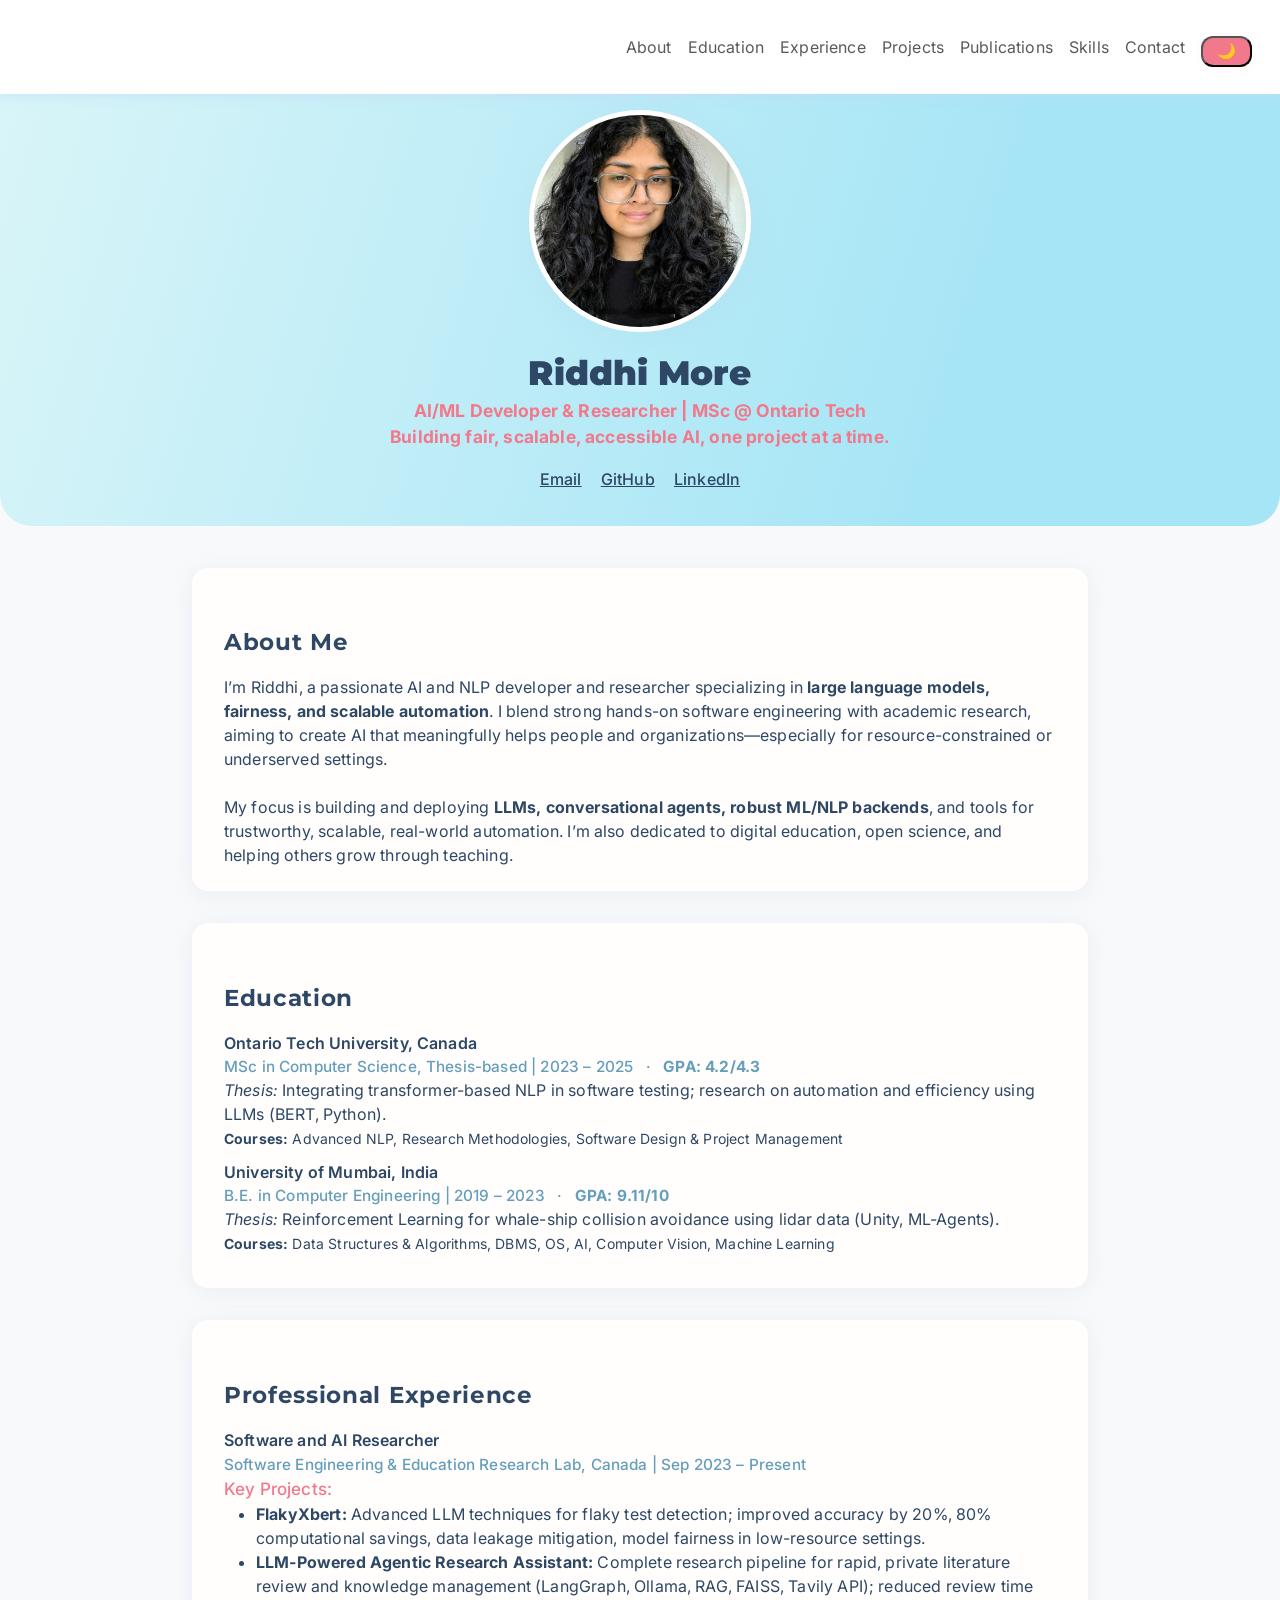
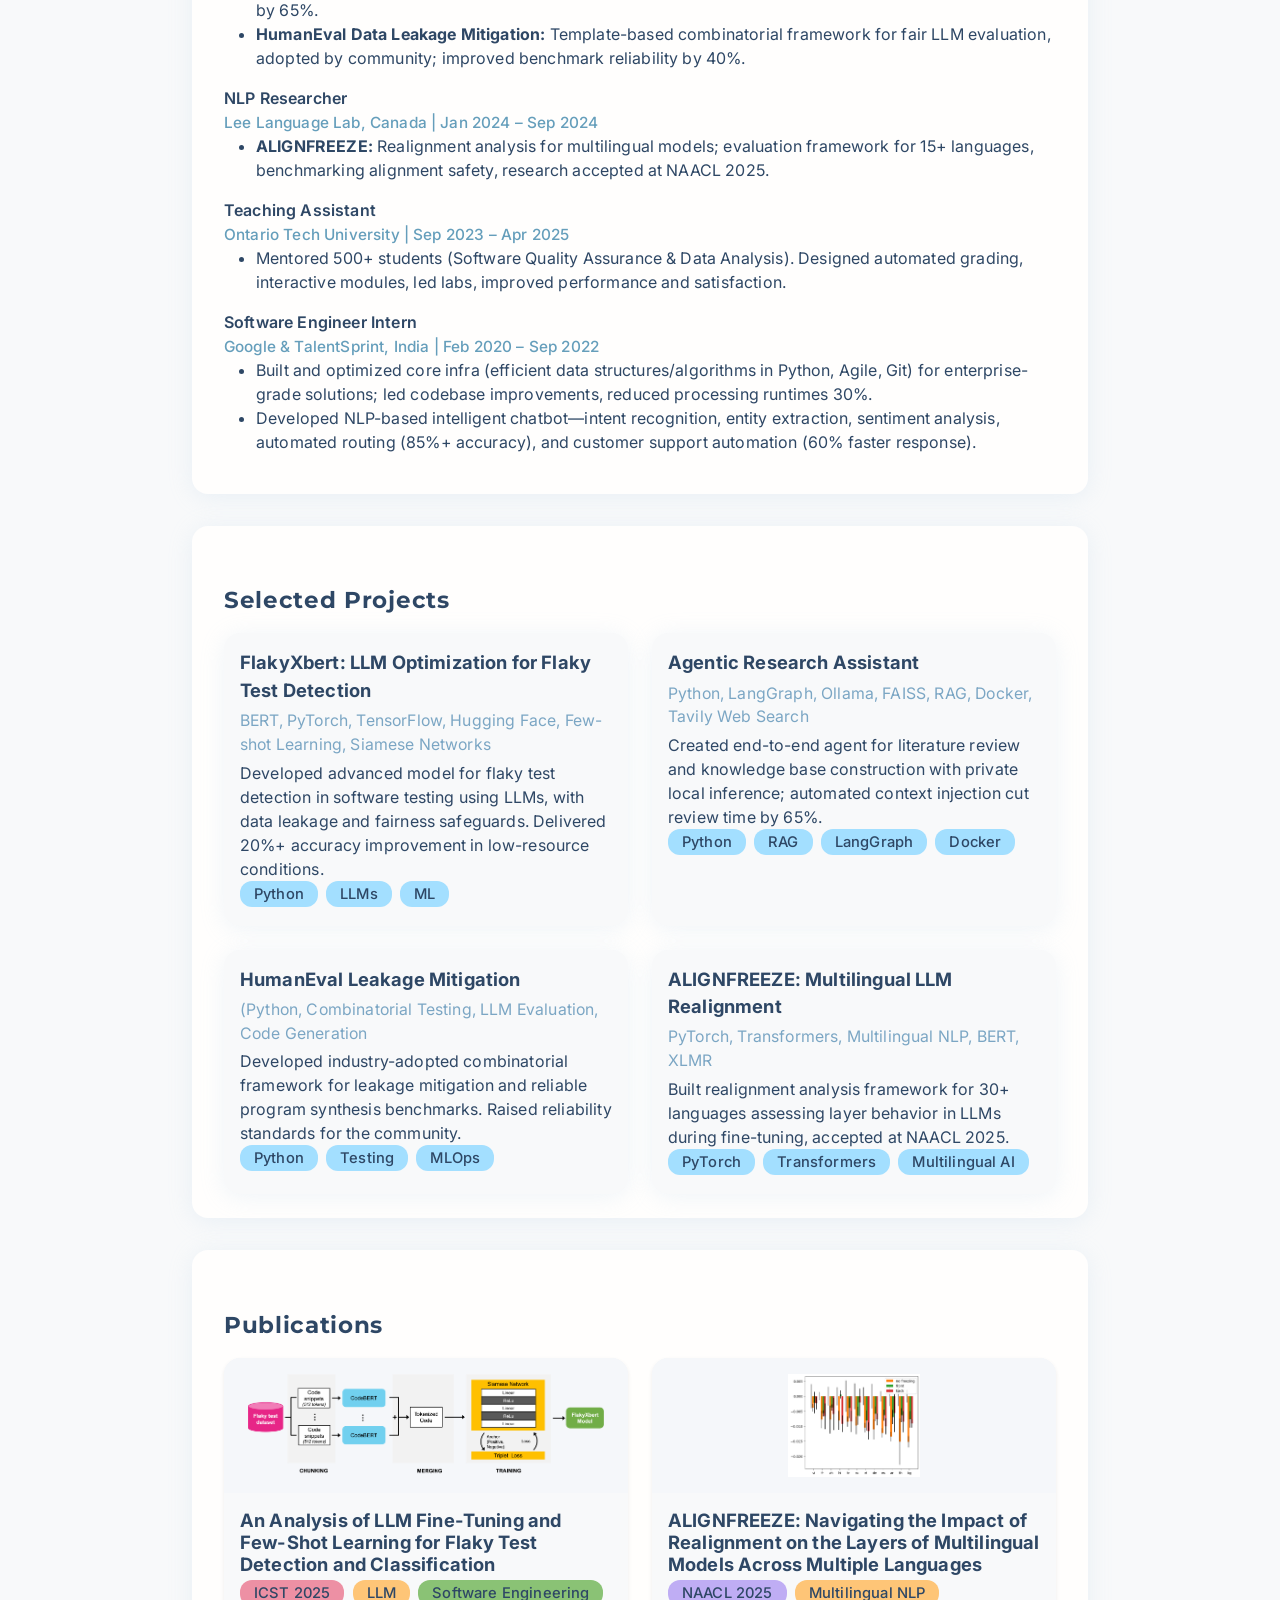
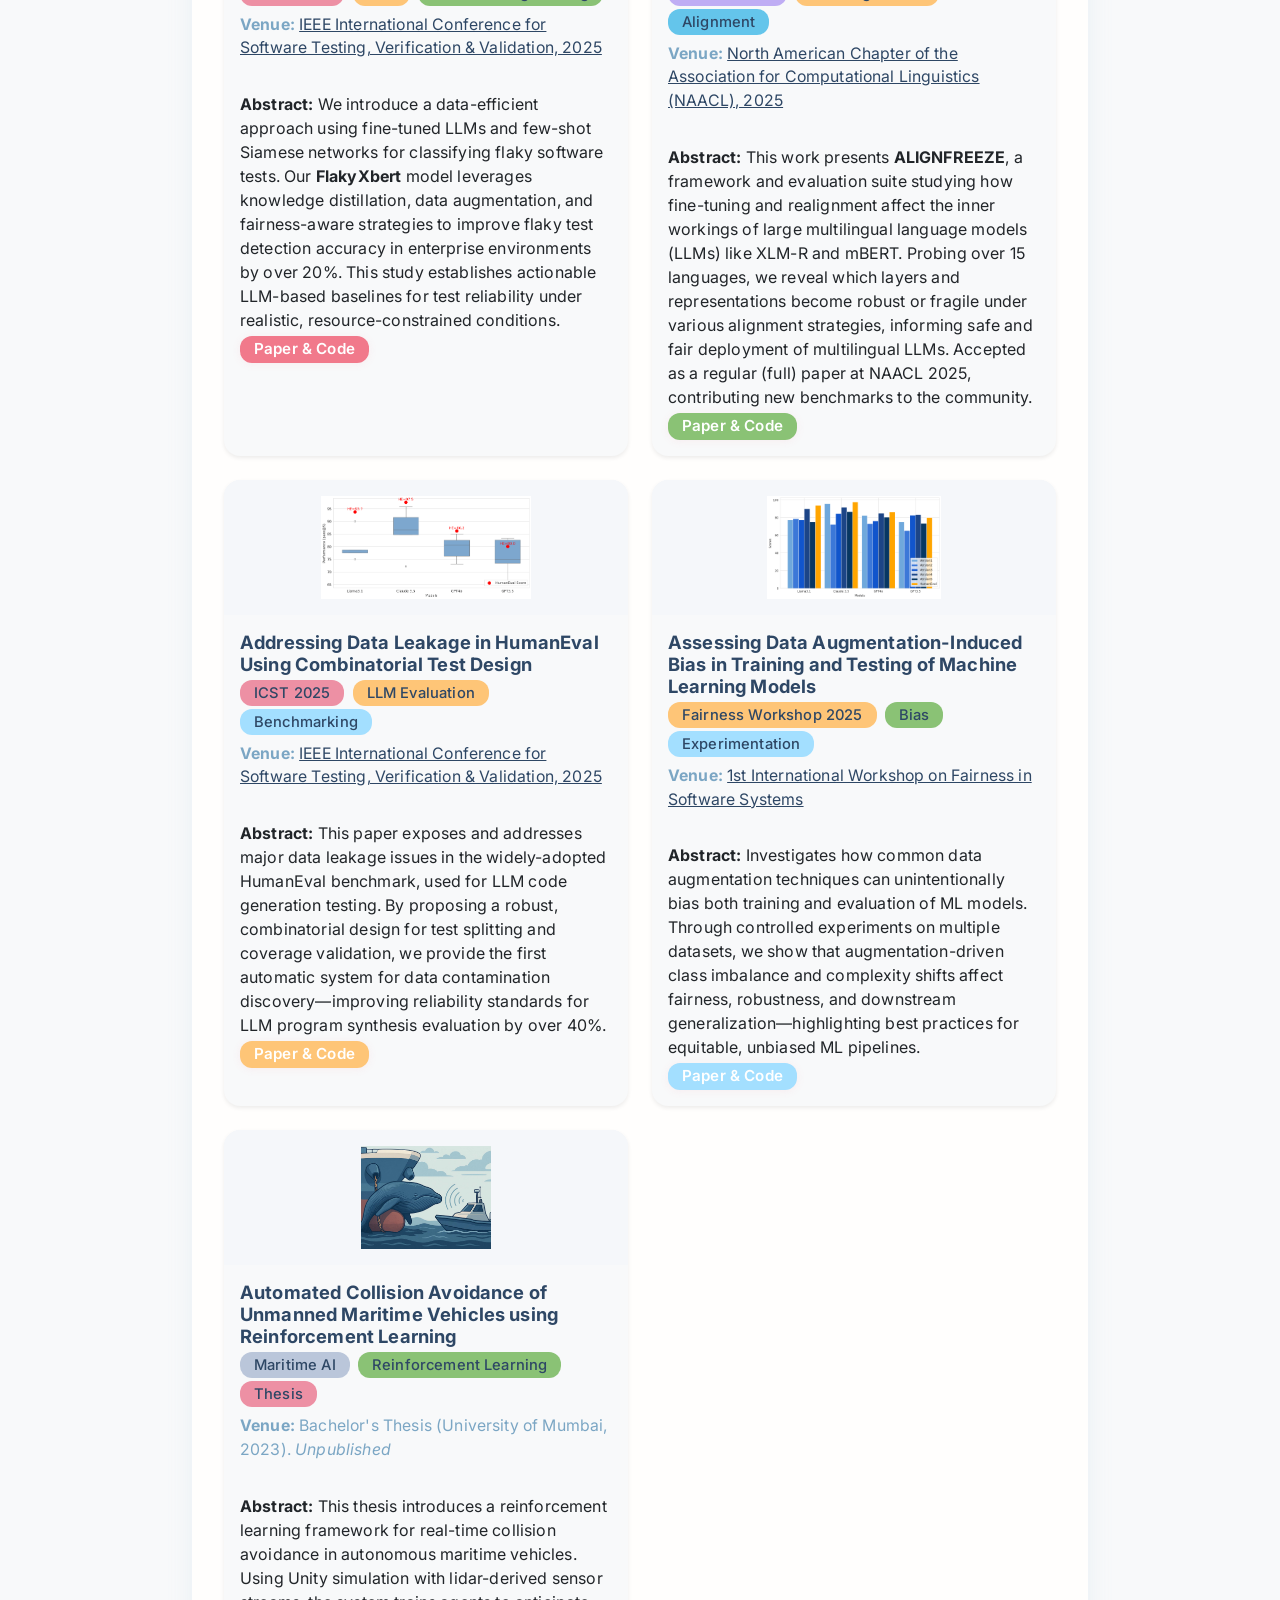
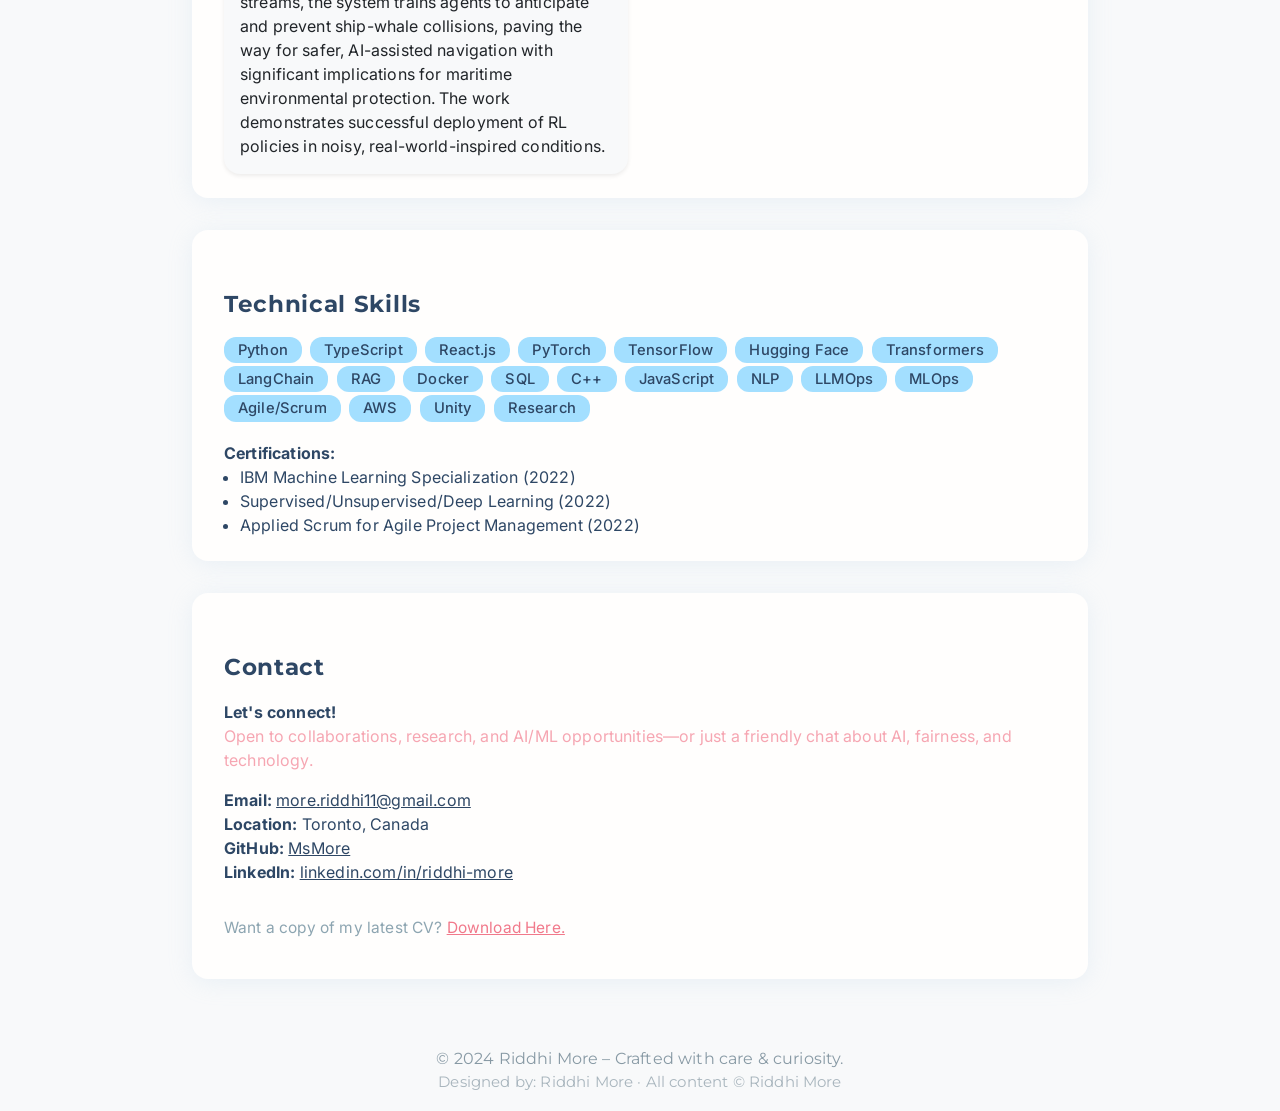
<file: index.html>
<!DOCTYPE html>
<html lang="en">
<head>
  <meta charset="UTF-8">
  <title>Riddhi More | AI/ML Developer & Researcher</title>
  <meta name="viewport" content="width=device-width, initial-scale=1">
  <!-- Bootstrap CSS -->
  <link href="https://cdn.jsdelivr.net/npm/bootstrap@5.3.3/dist/css/bootstrap.min.css" rel="stylesheet">
  <!-- Custom CSS -->
  <link rel="stylesheet" href="style.css">
</head>
<body>
  <!-- NAVBAR -->
<nav id="mainNav" class="navbar navbar-expand-lg navbar-light bg-white fixed-top" style="box-shadow:0 2px 10px #c1daf6a0;">
  <div class="container-fluid px-4">
    <button class="navbar-toggler ms-auto" type="button" data-bs-toggle="collapse" data-bs-target="#navbarNav2" aria-controls="navbarNav2" aria-expanded="false" aria-label="Toggle navigation">
      <span class="navbar-toggler-icon"></span>
    </button>
    <div class="collapse navbar-collapse justify-content-end" id="navbarNav2">
      <ul class="navbar-nav mb-2 mb-lg-0 me-2">
        <li class="nav-item"><a class="nav-link" href="#about">About</a></li>
        <li class="nav-item"><a class="nav-link" href="#education">Education</a></li>
        <li class="nav-item"><a class="nav-link" href="#experience">Experience</a></li>
        <li class="nav-item"><a class="nav-link" href="#projects">Projects</a></li>
        <li class="nav-item"><a class="nav-link" href="#publications">Publications</a></li>
        <li class="nav-item"><a class="nav-link" href="#skills">Skills</a></li>
        <li class="nav-item"><a class="nav-link" href="#contact">Contact</a></li>
      </ul>
      <button id="darkModeToggle" class="pdf-badge nav-toggle-icon" aria-label="Toggle dark mode"></button>
    </div>
  </div>
</nav>

  <!-- HEADER -->
  <header>
    <img src="profilePic.jpeg" alt="Riddhi More photo" class="profile-pic">
    <div class="headline">Riddhi More</div>
    <div class="subhead">
      AI/ML Developer & Researcher | MSc @ Ontario Tech<br>
      <span style="font-size:.99em;">Building fair, scalable, accessible AI, one project at a time.</span>
    </div>
    <div class="social-links mb-0">
      <a href="mailto:more.riddhi11@gmail.com">Email</a>
      <a href="https://github.com/MsMore" target="_blank">GitHub</a>
      <a href="https://www.linkedin.com/in/riddhi-more/" target="_blank">LinkedIn</a>
    </div>
  </header>

  <main class="container">

<section class="content-section" id="about">
  <div class="section-title">About Me</div>
  <div>
    I’m Riddhi, a passionate AI and NLP developer and researcher specializing in <b>large language models, fairness, and scalable automation</b>. I blend strong hands-on software engineering with academic research, aiming to create AI that meaningfully helps people and organizations—especially for resource-constrained or underserved settings.<br><br>
    My focus is building and deploying <b>LLMs, conversational agents, robust ML/NLP backends</b>, and tools for trustworthy, scalable, real-world automation. I’m also dedicated to digital education, open science, and helping others grow through teaching.
  </div>
</section>


<section class="content-section" id="education">
  <div class="section-title">Education</div>
  <div class="edu-item">
    <div class="edu-title">Ontario Tech University, Canada</div>
    <div class="date-loc">MSc in Computer Science, Thesis-based | 2023 – 2025 &nbsp; &middot; &nbsp; <b>GPA: 4.2/4.3</b></div>
    <div>
      <i>Thesis:</i> Integrating transformer-based NLP in software testing; research on automation and efficiency using LLMs (BERT, Python).<br>
      <small><b>Courses:</b> Advanced NLP, Research Methodologies, Software Design & Project Management</small>
    </div>
  </div>
  <div class="edu-item">
    <div class="edu-title">University of Mumbai, India</div>
    <div class="date-loc">B.E. in Computer Engineering | 2019 – 2023 &nbsp; &middot; &nbsp; <b>GPA: 9.11/10</b></div>
    <div>
      <i>Thesis:</i> Reinforcement Learning for whale-ship collision avoidance using lidar data (Unity, ML-Agents).<br>
      <small><b>Courses:</b> Data Structures & Algorithms, DBMS, OS, AI, Computer Vision, Machine Learning</small>
    </div>
  </div>
</section>

<section class="content-section" id="experience">
  <div class="section-title">Professional Experience</div>
  <div class="exp-item">
    <div class="exp-title">Software and AI Researcher</div>
    <span class="date-loc">Software Engineering &amp; Education Research Lab, Canada | Sep 2023 – Present</span>
    <div class="exp-role">Key Projects:</div>
    <ul>
      <li><b>FlakyXbert:</b> Advanced LLM techniques for flaky test detection; improved accuracy by 20%, 80% computational savings, data leakage mitigation, model fairness in low-resource settings.</li>
      <li><b>LLM-Powered Agentic Research Assistant:</b> Complete research pipeline for rapid, private literature review and knowledge management (LangGraph, Ollama, RAG, FAISS, Tavily API); reduced review time by 65%.</li>
      <li><b>HumanEval Data Leakage Mitigation:</b> Template-based combinatorial framework for fair LLM evaluation, adopted by community; improved benchmark reliability by 40%.</li>
    </ul>
  </div>
  <div class="exp-item">
    <div class="exp-title">NLP Researcher</div>
    <span class="date-loc">Lee Language Lab, Canada | Jan 2024 – Sep 2024</span>
    <ul>
      <li><b>ALIGNFREEZE:</b> Realignment analysis for multilingual models; evaluation framework for 15+ languages, benchmarking alignment safety, research accepted at NAACL 2025.</li>
    </ul>
  </div>
  <div class="exp-item">
    <div class="exp-title">Teaching Assistant</div>
    <span class="date-loc">Ontario Tech University | Sep 2023 – Apr 2025</span>
    <ul>
      <li>Mentored 500+ students (Software Quality Assurance &amp; Data Analysis). Designed automated grading, interactive modules, led labs, improved performance and satisfaction.</li>
    </ul>
  </div>
  <div class="exp-item">
    <div class="exp-title">Software Engineer Intern</div>
    <span class="date-loc">Google &amp; TalentSprint, India | Feb 2020 – Sep 2022</span>
    <ul>
      <li>Built and optimized core infra (efficient data structures/algorithms in Python, Agile, Git) for enterprise-grade solutions; led codebase improvements, reduced processing runtimes 30%.</li>
      <li>Developed NLP-based intelligent chatbot—intent recognition, entity extraction, sentiment analysis, automated routing (85%+ accuracy), and customer support automation (60% faster response).</li>
    </ul>
  </div>
</section>


<section class="content-section" id="projects">
  <div class="section-title">Selected Projects</div>
  <div class="row row-cols-1 row-cols-md-2 g-4">
    <div class="col d-flex">
      <div class="project-card p-3 flex-grow-1 d-flex flex-column">
        <div class="project-title">FlakyXbert: LLM Optimization for Flaky Test Detection</div>
        <div class="project-meta">BERT, PyTorch, TensorFlow, Hugging Face, Few-shot Learning, Siamese Networks</div>
        <div class="project-desc">
          Developed advanced model for flaky test detection in software testing using LLMs, with data leakage and fairness safeguards. Delivered 20%+ accuracy improvement in low-resource conditions.
        </div>
        <div>
          <span class="skill-badge">Python</span>
          <span class="skill-badge">LLMs</span>
          <span class="skill-badge">ML</span>
        </div>
      </div>
    </div>
    <div class="col d-flex">
      <div class="project-card p-3 flex-grow-1 d-flex flex-column">
        <div class="project-title">Agentic Research Assistant </div>
        <div class="project-meta">Python, LangGraph, Ollama, FAISS, RAG, Docker, Tavily Web Search</div>
        <div class="project-desc">
          Created end-to-end agent for literature review and knowledge base construction with private local inference; automated context injection cut review time by 65%.
        </div>
        <div>
          <span class="skill-badge">Python</span>
          <span class="skill-badge">RAG</span>
          <span class="skill-badge">LangGraph</span>
          <span class="skill-badge">Docker</span>
        </div>
      </div>
    </div>
    <div class="col d-flex">
      <div class="project-card p-3 flex-grow-1 d-flex flex-column">
        <div class="project-title">HumanEval Leakage Mitigation</div>
        <div class="project-meta">(Python, Combinatorial Testing, LLM Evaluation, Code Generation</div>
        <div class="project-desc">
          Developed industry-adopted combinatorial framework for leakage mitigation and reliable program synthesis benchmarks. Raised reliability standards for the community.
        </div>
        <div>
          <span class="skill-badge">Python</span>
          <span class="skill-badge">Testing</span>
          <span class="skill-badge">MLOps</span>
        </div>
      </div>
    </div>
    <div class="col d-flex">
      <div class="project-card p-3 flex-grow-1 d-flex flex-column">
        <div class="project-title">ALIGNFREEZE: Multilingual LLM Realignment</div>
        <div class="project-meta">PyTorch, Transformers, Multilingual NLP, BERT, XLMR</div>
        <div class="project-desc">
          Built realignment analysis framework for 30+ languages assessing layer behavior in LLMs during fine-tuning, accepted at NAACL 2025.
        </div>
        <div>
          <span class="skill-badge">PyTorch</span>
          <span class="skill-badge">Transformers</span>
          <span class="skill-badge">Multilingual AI</span>
        </div>
      </div>
    </div>
  </div>
</section>


<section class="content-section" id="publications">
  <div class="section-title">Publications</div>
  <div class="row row-cols-1 row-cols-md-2 g-4">


    <!-- 2: Flaky Test LLMs (ICST 2025) -->
    <div class="col d-flex">
      <div class="card shadow-sm flex-grow-1">
        <img src="images/FXBModel.png" class="card-img-top p-3" style="height:135px;object-fit:contain;" alt="Flaky Test Detection Paper">
        <div class="card-body d-flex flex-column">
          <h5 class="card-title">An Analysis of LLM Fine-Tuning and Few-Shot Learning for Flaky Test Detection and Classification</h5>
          <div class="mb-1">
            <span class="skill-badge" style="background:#ED90A4;">ICST 2025</span>
            <span class="skill-badge" style="background:#FEC577;">LLM</span>
            <span class="skill-badge" style="background:#8ac275;">Software Engineering</span>
          </div>
          <p class="card-meta mb-2">
            <b>Venue:</b> <a href="https://conf.researchr.org/home/icst-2025" target="_blank">IEEE International Conference for Software Testing, Verification & Validation, 2025</a>
          </p>
          <div class="card-text" style="font-size:1em;">
            <b>Abstract:</b> We introduce a data-efficient approach using fine-tuned LLMs and few-shot Siamese networks for classifying flaky software tests. Our <b>FlakyXbert</b> model leverages knowledge distillation, data augmentation, and fairness-aware strategies to improve flaky test detection accuracy in enterprise environments by over 20%. This study establishes actionable LLM-based baselines for test reliability under realistic, resource-constrained conditions.
          </div>
          <!-- The badge-style PDF button here: -->
  <a href="https://www.sqrlab.ca/publications/icst2025_flakyxbert/" target="_blank" class="pdf-badge">
    Paper & Code
  </a>
        </div>
      </div>
    </div>


    <!-- 1: ALIGNFREEZE (NAACL 2025) -->
    <div class="col d-flex">
      <div class="card shadow-sm flex-grow-1">
        <img src="images/nli-xlmr.png" class="card-img-top p-3" style="height:135px;object-fit:contain;" alt="ALIGNFREEZE illustration">
        <div class="card-body d-flex flex-column">
          <h5 class="card-title">ALIGNFREEZE: Navigating the Impact of Realignment on the Layers of Multilingual Models Across Multiple Languages</h5>
          <div class="mb-1">
            <span class="skill-badge" style="background:#BFADF4;">NAACL 2025</span>
            <span class="skill-badge" style="background:#FEC577;">Multilingual NLP</span>
            <span class="skill-badge" style="background:#64C5EB;">Alignment</span>
          </div>
          <p class="card-meta mb-2">
            <b>Venue:</b> <a href="https://2025.naacl.org/" target="_blank">North American Chapter of the Association for Computational Linguistics (NAACL), 2025</a>
          </p>
          <div class="card-text" style="font-size:1em;">
            <b>Abstract:</b> This work presents <b>ALIGNFREEZE</b>, a framework and evaluation suite studying how fine-tuning and realignment affect the inner workings of large multilingual language models (LLMs) like XLM-R and mBERT. Probing over 15 languages, we reveal which layers and representations become robust or fragile under various alignment strategies, informing safe and fair deployment of multilingual LLMs. Accepted as a regular (full) paper at NAACL 2025, contributing new benchmarks to the community.
          </div>
         <a href="https://arxiv.org/abs/2502.12959" target="_blank" style="background:#8ac275"; class="pdf-badge">
    Paper & Code
  </a>
        </div>
      </div>
    </div>

    <!-- 3: HumanEval Combinatorial (ICST 2025) -->
    <div class="col d-flex">
      <div class="card shadow-sm flex-grow-1">
        <img src="images/boxplot_new.png" class="card-img-top p-3" style="height:135px;object-fit:contain;" alt="HumanEval Combinatorial Publication">
        <div class="card-body d-flex flex-column">
          <h5 class="card-title">Addressing Data Leakage in HumanEval Using Combinatorial Test Design</h5>
          <div class="mb-1">
            <span class="skill-badge" style="background:#ED90A4;">ICST 2025</span>
            <span class="skill-badge" style="background:#FEC577;">LLM Evaluation</span>
            <span class="skill-badge" style="background:#A3DFFF;">Benchmarking</span>
          </div>
          <p class="card-meta mb-2">
            <b>Venue:</b> <a href="https://icst2025.ceur-ws.org" target="_blank">IEEE International Conference for Software Testing, Verification & Validation, 2025</a>
          </p>
          <div class="card-text" style="font-size:1em;">
            <b>Abstract:</b> This paper exposes and addresses major data leakage issues in the widely-adopted HumanEval benchmark, used for LLM code generation testing. By proposing a robust, combinatorial design for test splitting and coverage validation, we provide the first automatic system for data contamination discovery—improving reliability standards for LLM program synthesis evaluation by over 40%.
          </div>
                   <a href="https://www.sqrlab.ca/publications/icst2025_humaneval_t/" target="_blank" style="background:#FEC577"; class="pdf-badge">
    Paper & Code
  </a>
        </div>
      </div>
    </div>

    <!-- 4: Fairness Workshop Paper 2025 -->
    <div class="col d-flex">
      <div class="card shadow-sm flex-grow-1">
        <img src="images/bargraph.png" class="card-img-top p-3" style="height:135px;object-fit:contain;" alt="Fairness Workshop Paper Image">
        <div class="card-body d-flex flex-column">
          <h5 class="card-title">Assessing Data Augmentation-Induced Bias in Training and Testing of Machine Learning Models</h5>
          <div class="mb-1">
            <span class="skill-badge" style="background:#FEC577;">Fairness Workshop 2025</span>
            <span class="skill-badge" style="background:#8ac275;">Bias</span>
            <span class="skill-badge" style="background:#A3DFFF;">Experimentation</span>
          </div>
          <p class="card-meta mb-2">
            <b>Venue:</b> <a href="https://fairnessworkshop.com/" target="_blank">1st International Workshop on Fairness in Software Systems</a>
          </p>
          <div class="card-text" style="font-size:1em;">
            <b>Abstract:</b> Investigates how common data augmentation techniques can unintentionally bias both training and evaluation of ML models. Through controlled experiments on multiple datasets, we show that augmentation-driven class imbalance and complexity shifts affect fairness, robustness, and downstream generalization—highlighting best practices for equitable, unbiased ML pipelines.
          </div>
                   <a href="https://www.sqrlab.ca/publications/fairness2025/" target="_blank" style="background:#A3DFFF"; class="pdf-badge">
    Paper & Code
  </a>
        </div>
      </div>
    </div>

    <!-- 5: RL Maritime Collision Avoidance (Unpublished) -->
    <div class="col d-flex">
      <div class="card shadow-sm flex-grow-1">
        <img src="images/whale.jpeg" class="card-img-top p-3" style="height:135px;object-fit:contain;" alt="Maritime RL Paper">
        <div class="card-body d-flex flex-column">
          <h5 class="card-title">Automated Collision Avoidance of Unmanned Maritime Vehicles using Reinforcement Learning</h5>
          <div class="mb-1">
            <span class="skill-badge" style="background:#BAC6DA;">Maritime AI</span>
            <span class="skill-badge" style="background:#8ac275;">Reinforcement Learning</span>
            <span class="skill-badge" style="background:#ED90A4;">Thesis</span>
          </div>
          <p class="card-meta mb-2">
            <b>Venue:</b> <span>Bachelor's Thesis (University of Mumbai, 2023). <i>Unpublished</i></span>
          </p>
          <div class="card-text" style="font-size:1em;">
            <b>Abstract:</b> This thesis introduces a reinforcement learning framework for real-time collision avoidance in autonomous maritime vehicles. Using Unity simulation with lidar-derived sensor streams, the system trains agents to anticipate and prevent ship-whale collisions, paving the way for safer, AI-assisted navigation with significant implications for maritime environmental protection. The work demonstrates successful deployment of RL policies in noisy, real-world-inspired conditions.
          </div>
        </div>
      </div>
    </div>
  </div>
</section>

<section class="content-section" id="skills">
  <div class="section-title">Technical Skills</div>
  <div class="mb-3">
    <span class="skill-badge">Python</span>
    <span class="skill-badge">TypeScript</span>
    <span class="skill-badge">React.js</span>
    <span class="skill-badge">PyTorch</span>
    <span class="skill-badge">TensorFlow</span>
    <span class="skill-badge">Hugging Face</span>
    <span class="skill-badge">Transformers</span>
    <span class="skill-badge">LangChain</span>
    <span class="skill-badge">RAG</span>
    <span class="skill-badge">Docker</span>
    <span class="skill-badge">SQL</span>
    <span class="skill-badge">C++</span>
    <span class="skill-badge">JavaScript</span>
    <span class="skill-badge">NLP</span>
    <span class="skill-badge">LLMOps</span>
    <span class="skill-badge">MLOps</span>
    <span class="skill-badge">Agile/Scrum</span>
    <span class="skill-badge">AWS</span>
    <span class="skill-badge">Unity</span>
    <span class="skill-badge">Research</span>
  </div>
  <div>
    <b>Certifications:</b>
    <ul class="mb-0" style="padding-left:16px;">
      <li>IBM Machine Learning Specialization (2022)</li>
      <li>Supervised/Unsupervised/Deep Learning (2022)</li>
      <li>Applied Scrum for Agile Project Management (2022)</li>
    </ul>
  </div>
</section>

<section class="content-section" id="contact">
  <div class="section-title">Contact</div>
  <div>
    <p>
      <b>Let's connect!</b> <br>
      <span style="color: #F6A6B2;">Open to collaborations, research, and AI/ML opportunities—or just a friendly chat about AI, fairness, and technology.</span>
    </p>
    <ul style="list-style:none;padding-left:0;margin-bottom: 0;">
      <li><b>Email:</b> <a href="mailto:more.riddhi11@gmail.com" style="color:var(--main);text-decoration:underline;">more.riddhi11@gmail.com</a></li>
      <li><b>Location:</b> Toronto, Canada</li>
      <li><b>GitHub:</b> <a href="https://github.com/MsMore" target="_blank" style="color:var(--main);text-decoration:underline;">MsMore</a></li>
      <li><b>LinkedIn:</b> <a href="https://www.linkedin.com/in/riddhi-more/" target="_blank" style="color:var(--main);text-decoration:underline;">linkedin.com/in/riddhi-more</a></li>
    </ul>
    <p class="mt-2 text-muted" style="font-size:0.97em;">
      Want a copy of my latest CV? <a href="https://drive.google.com/file/d/1horTEtJQvOmL50TxBkGleUYpnwhIhiO5/view?usp=sharing" target="_blank" style="color:var(--accent);">Download Here.</a>
    </p>
  </div>
</section>

  </main>

  <!-- FOOTER -->
  <div class="footer">
    &copy; 2024 Riddhi More – Crafted with care & curiosity.<br>
    <span style="font-size:.99em;opacity:.7;">Designed by: Riddhi More &#183; All content &copy; Riddhi More</span>
  </div>
  <script src="https://cdn.jsdelivr.net/npm/bootstrap@5.3.3/dist/js/bootstrap.bundle.min.js"></script>

<script>
const toggleBtn = document.getElementById('darkModeToggle');
const body = document.body;

// Dark mode icon toggling
function setDarkIcon() {
  toggleBtn.innerHTML = body.classList.contains('dark-mode')
    ? '💡'
    : '🌙';
}
if (localStorage.getItem('darkMode') === 'true') {
  body.classList.add('dark-mode');
}
setDarkIcon();
toggleBtn.onclick = function() {
  body.classList.toggle('dark-mode');
  localStorage.setItem('darkMode', body.classList.contains('dark-mode'));
  setDarkIcon();
};

// Navbar auto-show/hide
const mainNav = document.getElementById('mainNav');
function checkNavVisible() {
  if (window.scrollY < 50) mainNav.classList.add('nav-visible');
  else mainNav.classList.remove('nav-visible');
}
checkNavVisible();

window.addEventListener('scroll', checkNavVisible);
window.addEventListener('mousemove', e => {
  if(window.innerWidth >= 992 && window.scrollY > 50 && e.clientY < 60) {
    mainNav.classList.add('nav-visible');
  } else if(window.innerWidth >= 992 && window.scrollY > 50) {
    mainNav.classList.remove('nav-visible');
  }
});
</script>


</body>
</html>
</file>
<file: style.css>
/* style.css - Riddhi More Portfolio Theme */

/* -- FONTS -- */
@import url('https://fonts.googleapis.com/css2?family=Montserrat:wght@700&family=Inter:wght@400;500;700&display=swap');

:root {
  --peach: #FFD9B7;
  --sky: #A3DFFF;
  --main: #2E4765;
  --accent: #f1798b;
  --gray: #f8f9fa;
  --white: #fffefd;
  --shadow: 0 3px 24px #b0cee433;
  --radius: 16px;
  --radius-s: 12px;
}

body {
  font-family: 'Inter', 'Segoe UI', Arial, sans-serif;
  color: var(--main);
  background: var(--gray);
  letter-spacing: 0.01em;
  margin: 0;
  padding: 0;
}

/* -- HEADER -- */
header {
  background: linear-gradient(107deg, #d9f5f8, #a6e5f6 75%);
  padding: 2.6rem 0 2.2rem 0;
  text-align: center;
  border-radius: 0 0 32px 32px;
  margin-bottom: 2.6rem;
}

.profile-pic {
  width: 222px;
  height: 222px;
  object-fit: cover;
  border-radius: 50%;
  box-shadow: var(--shadow);
  border: 5px solid var(--white);
  margin-bottom: 1rem;
  background: #fff;
}

/* -- TYPOGRAPHY -- */
.headline {
  font-family: 'Montserrat', sans-serif;
  font-size: 2.1rem;
  font-weight: 900;
  letter-spacing: .003em;
  color: var(--main);
}

.subhead {
  color: var(--accent);
  font-size: 1.1rem;
  font-weight: 700;
  margin-bottom: 1rem;
}

.section-title {
  font-family: 'Montserrat', sans-serif;
  font-size: 1.42rem;
  color: var(--main);
  margin-top: 1.6rem;
  margin-bottom: 1rem;
  font-weight: 700;
  letter-spacing: .03em;
}

/* -- NAV & LINKS -- */
.social-links {
  margin: 10px 0 0 0;
  display: flex;
  gap: 1.2rem;
  flex-wrap: wrap;
  justify-content: center;
}

.social-links a {
  color: var(--main);
  font-weight: 500;
  text-decoration: underline;
  font-size: 1em;
}

/* -- MAIN CONTENT LAYOUT -- */
.container {
  max-width: 920px;
}

.content-section {
  background: var(--white);
  border-radius: var(--radius);
  box-shadow: var(--shadow);
  padding: 2rem 2rem 1.5rem 2rem;
  margin-bottom: 2rem;
}

@media (max-width: 768px) {
  .content-section { padding: 1.2rem 0.6rem 1.1rem 0.6rem; }
  header { border-radius: 0 0 22px 22px; padding-bottom: 1.5rem;}
  .section-title { font-size: 1.12rem; padding-left: .3rem;}
}

/* -- CARDS (Projects, Publications) -- */
.card, .project-card {
  border: none;
  background: var(--gray);
  border-radius: var(--radius);
  box-shadow: var(--shadow);
  height: 100%;
  display: flex;
  flex-direction: column;
  transition: box-shadow 0.17s;
}

.card:hover, .project-card:hover {
  box-shadow: 0 8px 48px #afdfee49;
}

.card-title, .project-title {
  font-weight: 700;
  color: var(--main);
  font-size: 1.15em;
  margin-bottom: .25em;
}

.card-meta, .project-meta {
  font-size: .99em;
  color: #7ba6c4;
  margin-bottom: .25em;
}

.card-img-top {
  background: #f5f7fa;
  height: 135px;
  width: auto;
  object-fit: contain;
  border-top-left-radius: var(--radius);
  border-top-right-radius: var(--radius);
}

/* -- BADGES & TAGS -- */
.skill-badge {
  display: inline-block;
  background: var(--sky);
  color: var(--main);
  border-radius: 12px;
  padding: 2px 14px;
  font-size: .92em;
  margin-bottom: 3px;
  margin-right: 4px;
  font-weight: 500;
}

/* -- LISTS -- */
.pub-list,
.edu-list,
.exp-list {
  margin-bottom: 0;
  padding-left: 17px;
}
.pub-list li, .edu-item, .exp-item { margin-bottom: .6em; }

.edu-title, .exp-title {
  font-weight: 600;
  color: var(--main);
}
.exp-role {
  font-size: 1.07em;
  font-weight: 500;
  color: var(--accent);
}
.date-loc {
  font-size: .96em;
  color: #659ebb;
  font-weight: 500;
}

/* -- CONTACT & FOOTER -- */
.footer {
  text-align: center;
  color: #8799a4;
  font-size: .97em;
  background: transparent;
  padding: 2.2rem 0 1.1rem 0;
  margin-top: 1rem;
  font-family: 'Montserrat', sans-serif;
}

a {
  color: var(--main);
}

a:hover, a:focus {
  color: var(--accent);
  text-decoration: underline;
}

.pdf-badge {
  display: inline-block;
  background: var(--accent);
  color: #fff;
  border-radius: 12px;
  padding: 2px 14px;
  font-size: 0.95em;
  font-weight: 600;
  margin-top: 4px;
  margin-right: 4px;
  vertical-align: middle;
  text-decoration: none;
  box-shadow: 0 1px 8px #f1798b18;
  transition: background 0.14s, box-shadow 0.17s, transform 0.10s;
  /* NEW: Prevent flex stretching */
  align-self: flex-start;
}
.pdf-badge:hover, .pdf-badge:focus {
  background: #fc5d81;
  color: #fff;
  box-shadow: 0 4px 14px #f1798b37;
  transform: translateY(-2px) scale(1.04);
  text-decoration: none;
}

/* -- UTILITIES -- */
.mt-1 { margin-top: 1rem !important; }
.mt-2 { margin-top: 2rem !important; }
.mb-0 { margin-bottom: 0 !important; }
.mb-2 { margin-bottom: 2rem !important; }
.text-muted { color: #8da5b1 !important; }



/* Dark Mode */
body.dark-mode {
  --peach: #472a20;
  --sky: #293e47;
  --main: #e5edf8;
  --accent: #ff97b6;
  --gray: #202530;
  --white: #23243b;
  --shadow: 0 4px 24px #102d3f80;
  background: var(--gray);
  color: var(--main);
}
body.dark-mode .content-section,
body.dark-mode .card,
body.dark-mode .project-card {
  background: var(--white);
  box-shadow: 0 3px 17px #13193277;
}
body.dark-mode .section-title,
body.dark-mode .headline,
body.dark-mode a {
  color: var(--main);
}
body.dark-mode .subhead {
  color: var(--accent);
}
body.dark-mode .footer {
  color: #b3bac2;
}
body.dark-mode .skill-badge,
body.dark-mode .pdf-badge {
  background: var(--sky);
  color: var(--main)!important;
}
body.dark-mode .pdf-badge {
  background: var(--accent);
  color: #fff!important;
}
body.dark-mode .card-meta, 
body.dark-mode .project-meta,
body.dark-mode .text-muted {
  color: #b2c6d4 !important;
}
body.dark-mode .card-img-top {
  background: #303c45;
}
body.dark-mode header {
  background: linear-gradient(107deg, #2e415d 50%, #293e47 100%);
}

body.dark-mode .navbar {
  background: #23243b !important;
}
body.dark-mode .navbar .nav-link,
body.dark-mode .navbar .navbar-brand {
  color: var(--main)!important;
}
body.dark-mode .navbar .nav-link.active {
  color: var(--accent)!important;
}
body.dark-mode .card,
body.dark-mode .project-card {
  color: var(--main);
}
body.dark-mode .card-title,
body.dark-mode .project-title,
body.dark-mode .card-text,
body.dark-mode .card-body {
  color: var(--main) !important;
}

/* Nav Bar */

#mainNav {
  transition: top 0.3s;
  top: -100px; /* hidden by default, adjust this height if your nav is bigger */
  z-index: 1050;
}
#mainNav.nav-visible { top: 0; }
@media (max-width: 991px) {
  #mainNav, #mainNav.nav-visible { top: 0; }
}

/* Make navbar shorter: reduces vertical padding */
#mainNav, .navbar {
  min-height: 35px !important;
  padding-top: 2rem !important;
  padding-bottom: 0 !important;
}
.navbar-nav .nav-link {
  padding-top: 0.2rem !important;
  padding-bottom: 0.2rem !important;
  font-size: 1em;
}
/* Make hamburger (collapsed menu) lines more compact */
.navbar-toggler {
  padding-top: 0.15rem !important;
  padding-bottom: 0.15rem !important;
}
.navbar-nav .nav-link:hover,
.navbar-nav .nav-link.active {
  color: var(--accent)!important;
}

/* Dark mode support for navbar */
body.dark-mode .navbar,
body.dark-mode #mainNav {
  background: #23243b !important;
}

body.dark-mode .navbar .nav-link,
body.dark-mode .navbar .navbar-brand {
  color: var(--main)!important;
}
body.dark-mode .navbar .nav-link.active {
  color: var(--accent)!important;
}
body.dark-mode .navbar-toggler {
  background: #303444;
}

header {
  margin-top: 68px; /* adjust to match navbar, including shadow */
}
@media (max-width: 991px) {
  header { margin-top: 56px; } /* Nav always visible on mobile, keep it tidy */
}
</file>
